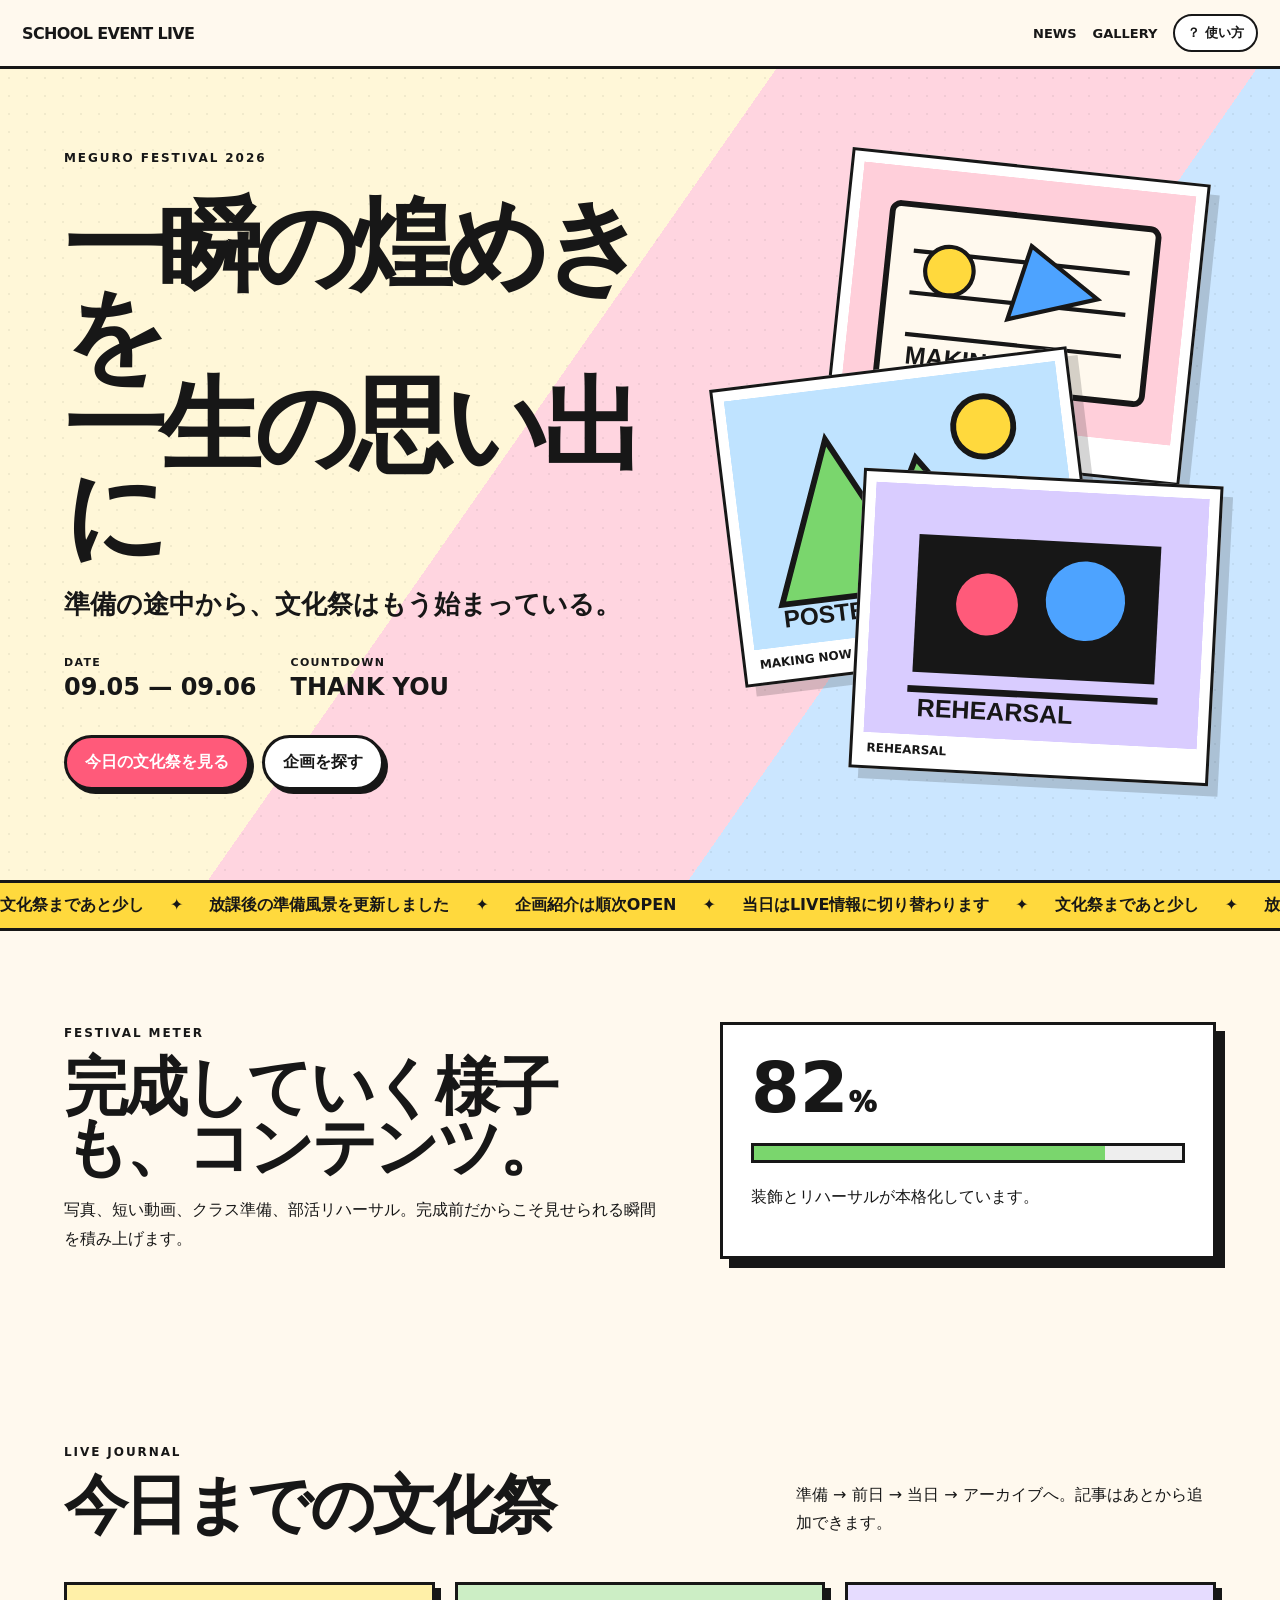
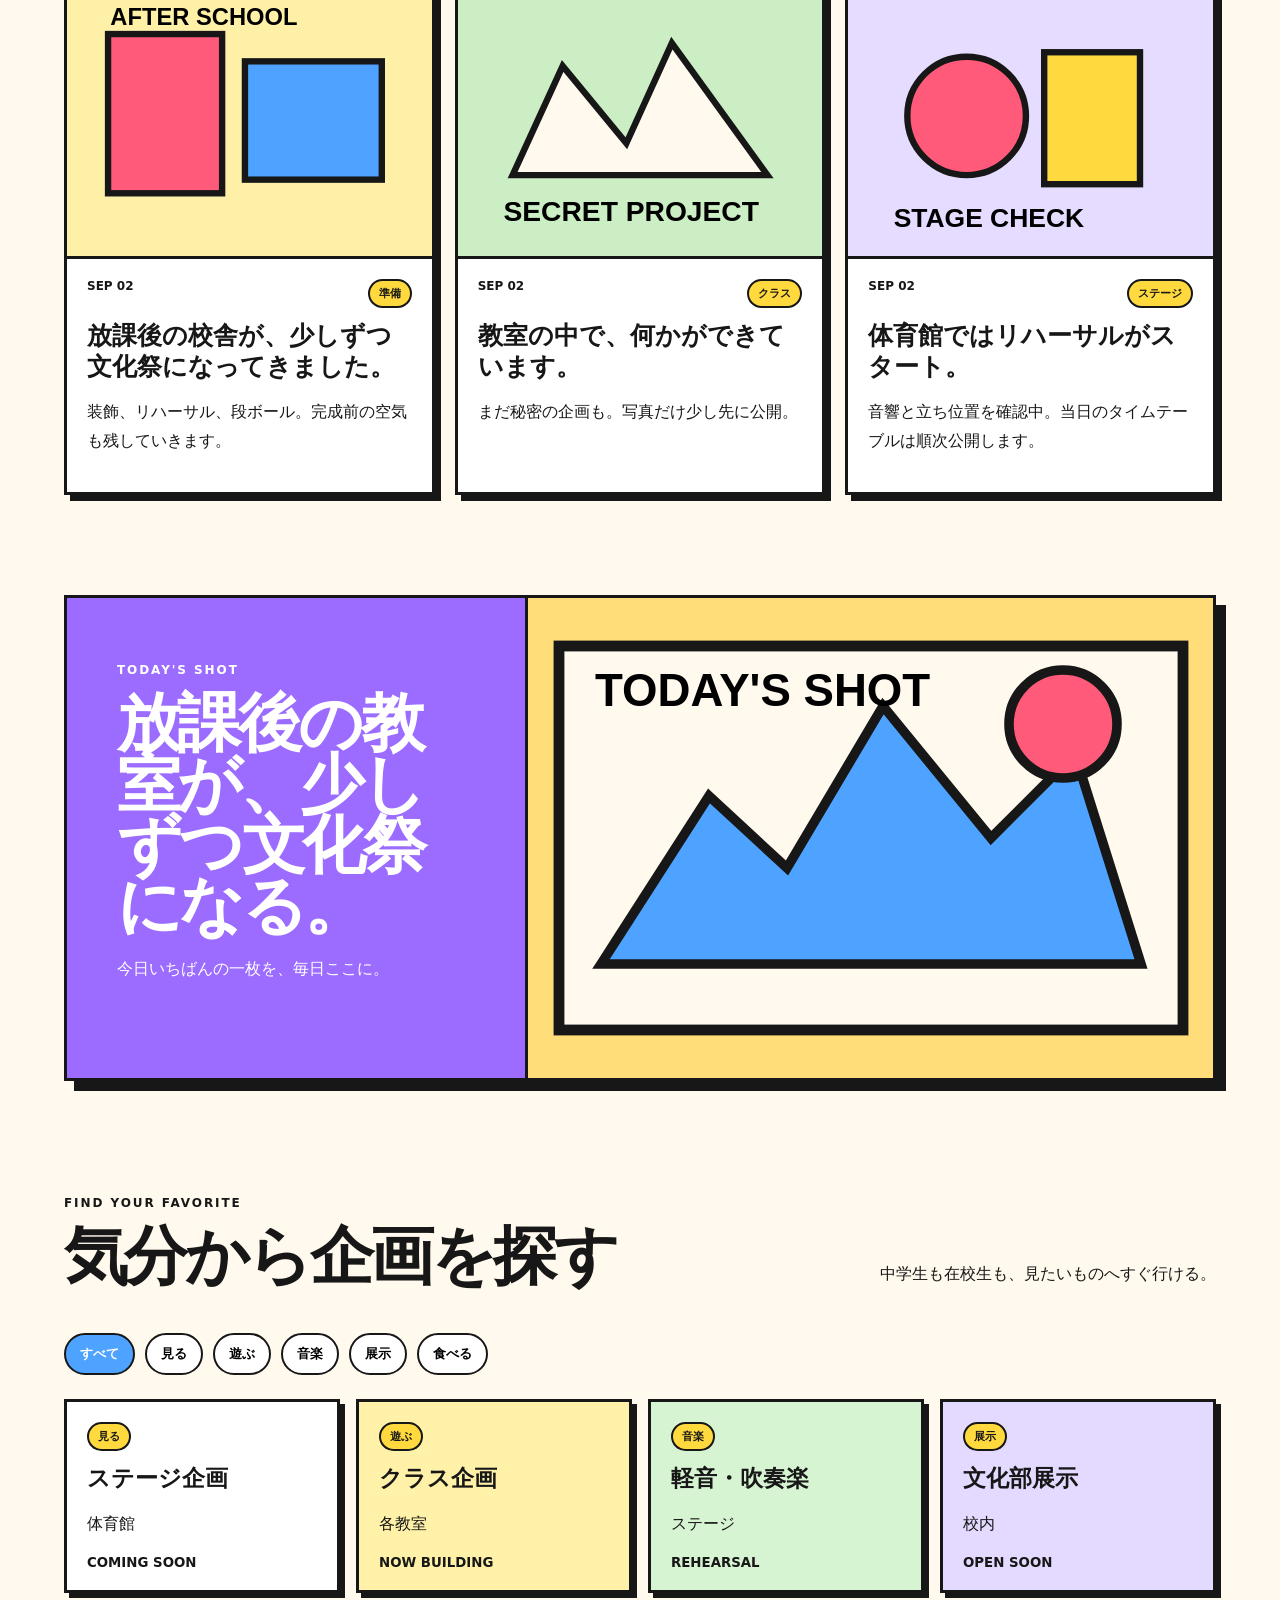
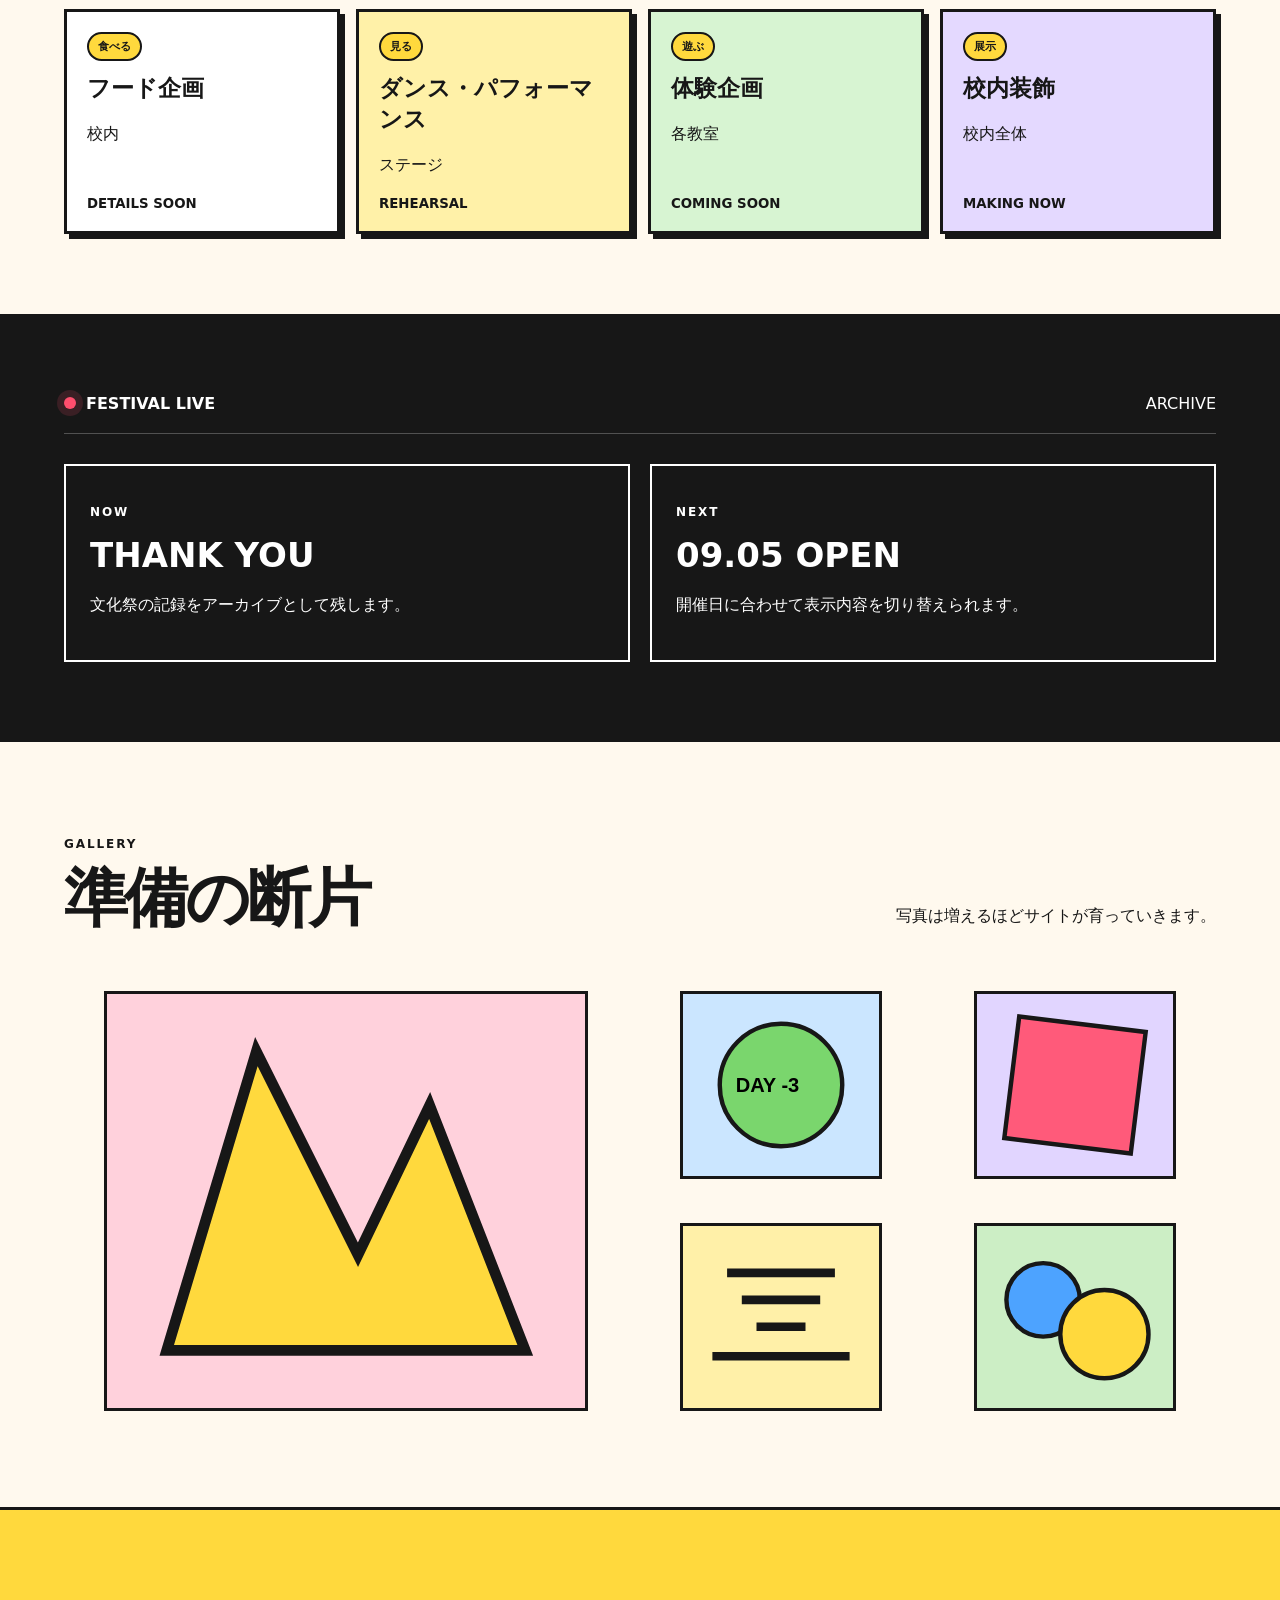
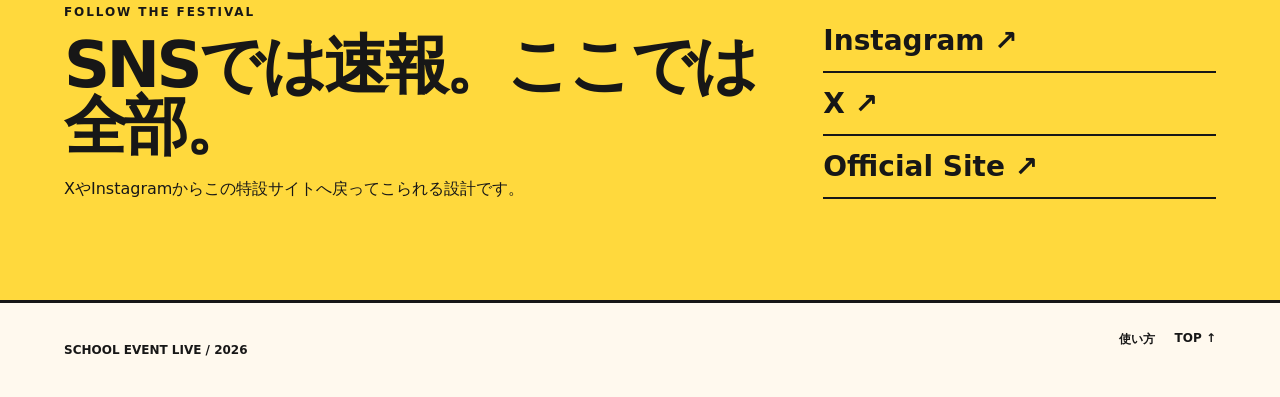
<file: index.html>
<!doctype html>
<html lang="ja">
<head>
  <meta charset="utf-8">
  <meta name="viewport" content="width=device-width,initial-scale=1,viewport-fit=cover">
  <meta name="theme-color" content="#ff5a7a">
  <meta name="description" content="文化祭・体育祭・学校説明会などを、準備期間から当日まで育てていけるイベント特設サイト。">
  <title>School Event Live</title>
  <link rel="stylesheet" href="style.css">
</head>
<body>
  <header class="site-header"><a class="brand" href="#top">SCHOOL EVENT LIVE</a><nav class="header-actions"><a href="#news">NEWS</a><a href="#gallery">GALLERY</a><a href="manual.html" class="help-link">？ 使い方</a></nav></header>
  <main id="top">
    <section class="hero" aria-labelledby="hero-title"><div class="hero-noise"></div><div class="hero-copy"><p class="eyebrow">MEGURO FESTIVAL 2026</p><h1 id="hero-title"><span>一瞬の煌めきを</span><span>一生の思い出に</span></h1><p class="hero-lead">準備の途中から、文化祭はもう始まっている。</p><div class="hero-meta"><div><span class="meta-label">DATE</span><strong>09.05 — 09.06</strong></div><div><span class="meta-label">COUNTDOWN</span><strong id="countdown">あと3日</strong></div></div><div class="hero-cta-row"><a class="button primary" href="#news">今日の文化祭を見る</a><a class="button ghost" href="#programs">企画を探す</a></div></div><div class="hero-collage" aria-label="文化祭準備イメージ"><figure class="photo-card photo-a"><img src="assets/hero-01.svg" alt="文化祭準備中のイメージ"><figcaption>DAY -3 / 放課後</figcaption></figure><figure class="photo-card photo-b"><img src="assets/hero-02.svg" alt="ポスター制作中のイメージ"><figcaption>MAKING NOW</figcaption></figure><figure class="photo-card photo-c"><img src="assets/hero-03.svg" alt="ステージリハーサルのイメージ"><figcaption>REHEARSAL</figcaption></figure></div></section>
    <section class="ticker"><div class="ticker-track" id="tickerTrack"></div></section>
    <section class="section intro-panel"><div><p class="section-kicker">FESTIVAL METER</p><h2>完成していく様子も、コンテンツ。</h2><p>写真、短い動画、クラス準備、部活リハーサル。完成前だからこそ見せられる瞬間を積み上げます。</p></div><div class="meter-wrap"><div class="meter-value"><strong id="meterValue">82</strong><span>%</span></div><div class="meter-bar"><span id="meterBar"></span></div><p id="meterText">装飾とリハーサルが本格化しています。</p></div></section>
    <section class="section" id="news"><div class="section-heading"><div><p class="section-kicker">LIVE JOURNAL</p><h2>今日までの文化祭</h2></div><p>準備 → 前日 → 当日 → アーカイブへ。記事はあとから追加できます。</p></div><div class="news-grid" id="newsGrid"></div></section>
    <section class="section full-bleed-card" id="todays-shot"><div class="todays-shot-copy"><p class="section-kicker">TODAY'S SHOT</p><h2 id="shotTitle"></h2><p id="shotText"></p></div><img id="shotImage" src="assets/todays-shot.svg" alt="今日の一枚"></section>
    <section class="section" id="programs"><div class="section-heading"><div><p class="section-kicker">FIND YOUR FAVORITE</p><h2>気分から企画を探す</h2></div><p>中学生も在校生も、見たいものへすぐ行ける。</p></div><div class="filter-row" id="programFilters"></div><div class="program-grid" id="programGrid"></div></section>
    <section class="section live-panel" id="live"><div class="live-head"><div><span class="live-dot"></span><strong>FESTIVAL LIVE</strong></div><span id="liveStatus">PREPARING</span></div><div class="live-grid"><article><p class="section-kicker">NOW</p><h3 id="liveNowTitle">準備期間</h3><p id="liveNowText">当日は、ここが「いま何をやっているか」の速報欄に変わります。</p></article><article><p class="section-kicker">NEXT</p><h3 id="liveNextTitle">09.05 OPEN</h3><p id="liveNextText">開催日に合わせて表示内容を切り替えられます。</p></article></div></section>
    <section class="section" id="gallery"><div class="section-heading"><div><p class="section-kicker">GALLERY</p><h2>準備の断片</h2></div><p>写真は増えるほどサイトが育っていきます。</p></div><div class="gallery-grid" id="galleryGrid"></div></section>
    <section class="section social-panel"><div><p class="section-kicker">FOLLOW THE FESTIVAL</p><h2>SNSでは速報。ここでは全部。</h2><p>XやInstagramからこの特設サイトへ戻ってこられる設計です。</p></div><div class="social-links"><a href="#">Instagram ↗</a><a href="#">X ↗</a><a href="#top">Official Site ↗</a></div></section>
  </main><footer><p>SCHOOL EVENT LIVE / 2026</p><div><a href="manual.html">使い方</a><a href="#top">TOP ↑</a></div></footer><script src="content.js"></script><script src="app.js"></script>
</body></html>
</file>
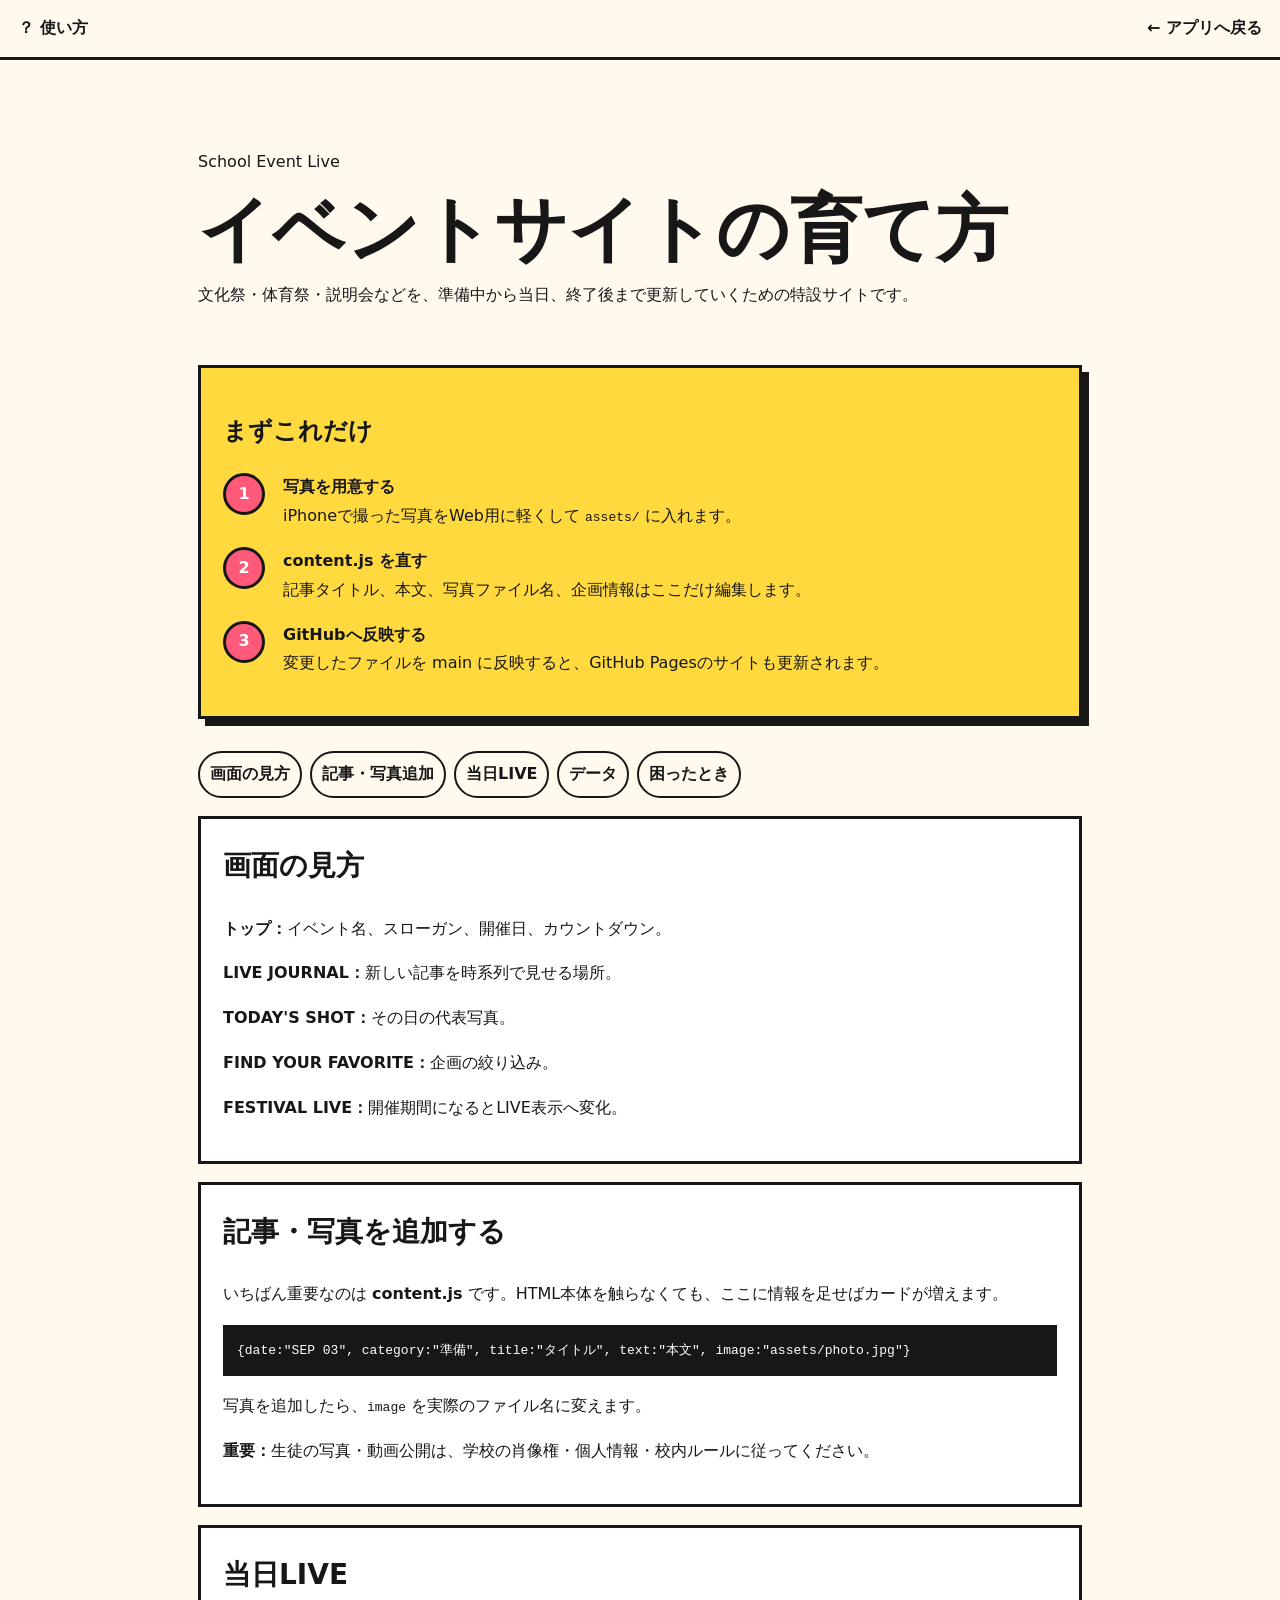
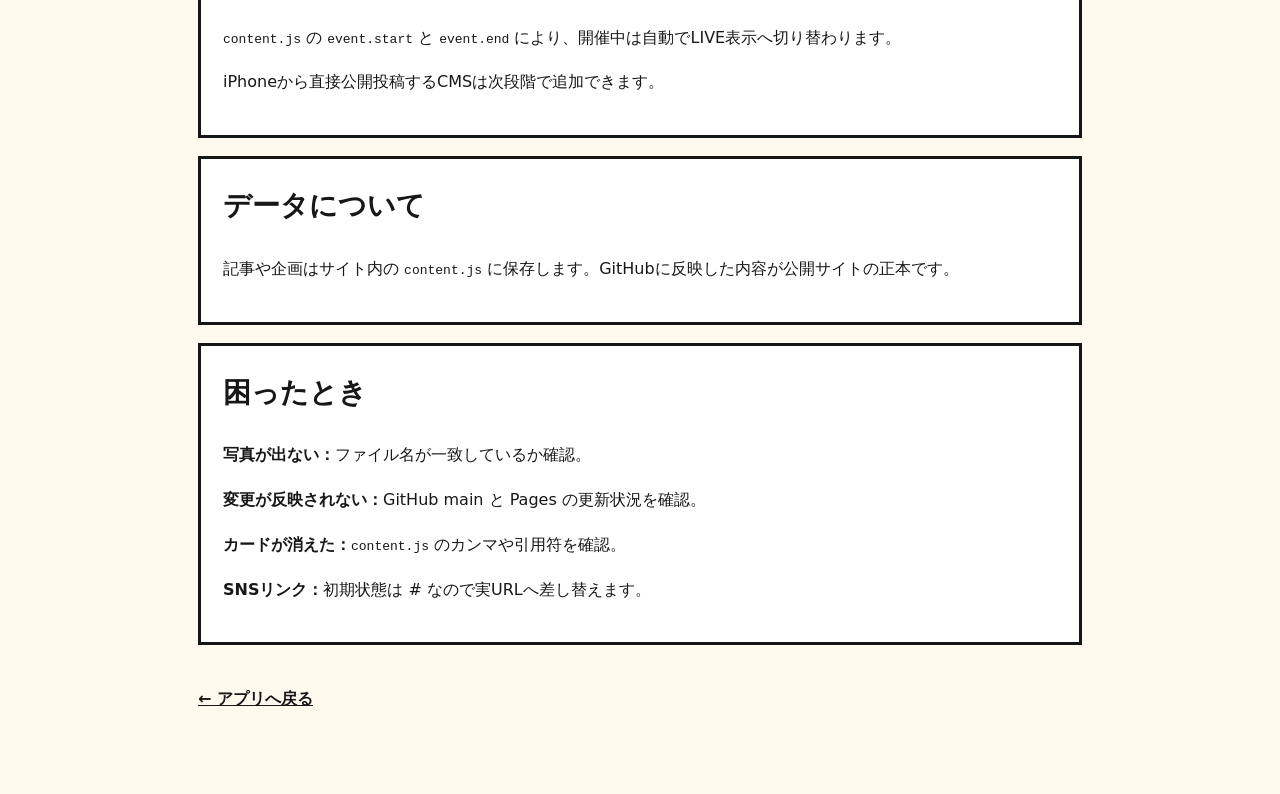
<file: manual.html>
<!doctype html><html lang="ja"><head><meta charset="utf-8"><meta name="viewport" content="width=device-width,initial-scale=1"><title>使い方 | School Event Live</title><style>body{margin:0;background:#fff9ee;color:#171717;font-family:"Hiragino Kaku Gothic ProN","Yu Gothic",system-ui,sans-serif;line-height:1.8}*{box-sizing:border-box}a{color:inherit}.wrap{max-width:920px;margin:auto;padding:24px 18px 80px}.top{position:sticky;top:0;background:rgba(255,249,238,.96);padding:14px 18px;border-bottom:3px solid #171717;display:flex;justify-content:space-between;z-index:4}.top a{font-weight:900;text-decoration:none}.hero{padding:48px 0 18px}.hero h1{font-size:clamp(38px,7vw,72px);line-height:1;margin:.2em 0}.quick{background:#ffd93d;border:3px solid #171717;box-shadow:7px 7px 0 #171717;padding:22px;margin:22px 0 32px}.card{background:white;border:3px solid #171717;padding:22px;margin:18px 0}.card h2{font-size:28px;margin-top:0}.step{display:grid;grid-template-columns:46px 1fr;gap:14px;align-items:start;margin:16px 0}.num{width:42px;height:42px;border:3px solid #171717;border-radius:50%;display:grid;place-items:center;font-weight:900;background:#ff5a7a;color:white}.code{background:#171717;color:white;padding:14px;overflow:auto;font-family:ui-monospace,monospace;font-size:13px}.toc{display:flex;gap:8px;flex-wrap:wrap}.toc a{border:2px solid #171717;padding:7px 10px;border-radius:999px;text-decoration:none;font-weight:800}.back{display:inline-block;margin-top:22px;font-weight:900}</style></head><body><div class="top"><strong>？ 使い方</strong><a href="index.html">← アプリへ戻る</a></div><main class="wrap"><section class="hero"><p>School Event Live</p><h1>イベントサイトの育て方</h1><p>文化祭・体育祭・説明会などを、準備中から当日、終了後まで更新していくための特設サイトです。</p></section><section class="quick"><h2>まずこれだけ</h2><div class="step"><span class="num">1</span><div><strong>写真を用意する</strong><br>iPhoneで撮った写真をWeb用に軽くして <code>assets/</code> に入れます。</div></div><div class="step"><span class="num">2</span><div><strong>content.js を直す</strong><br>記事タイトル、本文、写真ファイル名、企画情報はここだけ編集します。</div></div><div class="step"><span class="num">3</span><div><strong>GitHubへ反映する</strong><br>変更したファイルを main に反映すると、GitHub Pagesのサイトも更新されます。</div></div></section><nav class="toc"><a href="#screen">画面の見方</a><a href="#update">記事・写真追加</a><a href="#live">当日LIVE</a><a href="#data">データ</a><a href="#trouble">困ったとき</a></nav><section class="card" id="screen"><h2>画面の見方</h2><p><strong>トップ：</strong>イベント名、スローガン、開催日、カウントダウン。</p><p><strong>LIVE JOURNAL：</strong>新しい記事を時系列で見せる場所。</p><p><strong>TODAY'S SHOT：</strong>その日の代表写真。</p><p><strong>FIND YOUR FAVORITE：</strong>企画の絞り込み。</p><p><strong>FESTIVAL LIVE：</strong>開催期間になるとLIVE表示へ変化。</p></section><section class="card" id="update"><h2>記事・写真を追加する</h2><p>いちばん重要なのは <strong>content.js</strong> です。HTML本体を触らなくても、ここに情報を足せばカードが増えます。</p><div class="code">{date:"SEP 03", category:"準備", title:"タイトル", text:"本文", image:"assets/photo.jpg"}</div><p>写真を追加したら、<code>image</code> を実際のファイル名に変えます。</p><p><strong>重要：</strong>生徒の写真・動画公開は、学校の肖像権・個人情報・校内ルールに従ってください。</p></section><section class="card" id="live"><h2>当日LIVE</h2><p><code>content.js</code> の <code>event.start</code> と <code>event.end</code> により、開催中は自動でLIVE表示へ切り替わります。</p><p>iPhoneから直接公開投稿するCMSは次段階で追加できます。</p></section><section class="card" id="data"><h2>データについて</h2><p>記事や企画はサイト内の <code>content.js</code> に保存します。GitHubに反映した内容が公開サイトの正本です。</p></section><section class="card" id="trouble"><h2>困ったとき</h2><p><strong>写真が出ない：</strong>ファイル名が一致しているか確認。</p><p><strong>変更が反映されない：</strong>GitHub main と Pages の更新状況を確認。</p><p><strong>カードが消えた：</strong><code>content.js</code> のカンマや引用符を確認。</p><p><strong>SNSリンク：</strong>初期状態は # なので実URLへ差し替えます。</p></section><a class="back" href="index.html">← アプリへ戻る</a></main></body></html>
</file>
<file: style.css>
:root{--ink:#171717;--paper:#fff9ee;--pink:#ff5a7a;--yellow:#ffd93d;--blue:#4da3ff;--green:#7ad66d;--violet:#9b6cff;--border:3px solid var(--ink)}*{box-sizing:border-box}html{scroll-behavior:smooth}body{margin:0;background:var(--paper);color:var(--ink);font-family:"Hiragino Kaku Gothic ProN","Yu Gothic",system-ui,sans-serif;overflow-x:hidden}a{color:inherit;text-decoration:none}img{display:block;max-width:100%}.site-header{position:sticky;top:0;z-index:30;display:flex;justify-content:space-between;align-items:center;padding:14px 22px;border-bottom:var(--border);background:rgba(255,249,238,.94);backdrop-filter:blur(10px)}.brand{font-weight:900;letter-spacing:-.04em}.header-actions{display:flex;gap:16px;align-items:center;font-size:13px;font-weight:800}.help-link{padding:8px 12px;border:2px solid var(--ink);border-radius:999px;background:white}.hero{position:relative;min-height:760px;padding:70px clamp(20px,5vw,72px) 90px;display:grid;grid-template-columns:1.1fr .9fr;gap:40px;overflow:hidden;background:linear-gradient(125deg,#fff7d8 0 42%,#ffd5e0 42% 68%,#cbe6ff 68%)}.hero-noise{position:absolute;inset:0;background-image:radial-gradient(#171717 .8px,transparent .8px);background-size:18px 18px;opacity:.06}.hero-copy,.hero-collage{position:relative;z-index:1}.eyebrow,.section-kicker{font-size:12px;font-weight:900;letter-spacing:.16em;text-transform:uppercase}.hero h1{font-size:clamp(54px,8vw,118px);line-height:.88;letter-spacing:-.07em;margin:36px 0 24px}.hero h1 span{display:block}.hero-lead{font-size:clamp(18px,2vw,28px);font-weight:800}.hero-meta{display:flex;gap:34px;margin:34px 0}.hero-meta>div{display:grid;gap:4px}.meta-label{font-size:11px;font-weight:900;letter-spacing:.12em}.hero-meta strong{font-size:24px}.hero-cta-row{display:flex;gap:12px;flex-wrap:wrap}.button{display:inline-flex;align-items:center;justify-content:center;padding:14px 18px;border:var(--border);border-radius:999px;font-weight:900;box-shadow:4px 4px 0 var(--ink);transition:.18s}.button:hover{transform:translate(2px,2px);box-shadow:2px 2px 0 var(--ink)}.button.primary{background:var(--pink);color:white}.button.ghost{background:white}.hero-collage{min-height:560px}.photo-card{position:absolute;width:min(72%,370px);margin:0;background:white;border:var(--border);padding:10px;box-shadow:10px 10px 0 rgba(23,23,23,.18)}.photo-card figcaption{font-size:12px;font-weight:900;margin:8px 4px 1px}.photo-card img{aspect-ratio:4/3;width:100%;object-fit:cover}.photo-a{right:4%;top:4%;transform:rotate(6deg)}.photo-b{left:2%;top:35%;transform:rotate(-7deg)}.photo-c{right:0;bottom:2%;transform:rotate(3deg)}.ticker{overflow:hidden;border-top:var(--border);border-bottom:var(--border);background:var(--yellow);padding:12px 0}.ticker-track{display:flex;width:max-content;gap:26px;font-weight:900;animation:ticker 26s linear infinite}.ticker-track span::after{content:"✦";margin-left:26px}@keyframes ticker{to{transform:translateX(-50%)}}.section{padding:80px clamp(20px,5vw,72px)}.intro-panel{display:grid;grid-template-columns:1.1fr .9fr;gap:50px;align-items:center}.section h2{font-size:clamp(36px,5vw,76px);line-height:.95;letter-spacing:-.055em;margin:12px 0 18px}.section p{line-height:1.8}.meter-wrap{border:var(--border);background:white;padding:28px;box-shadow:9px 9px 0 var(--ink)}.meter-value{font-size:70px;font-weight:1000;line-height:1}.meter-value span{font-size:28px}.meter-bar{height:20px;border:3px solid var(--ink);background:#eee;margin:20px 0}.meter-bar span{display:block;height:100%;width:0;background:var(--green);transition:width .8s ease}.section-heading{display:flex;justify-content:space-between;gap:30px;align-items:end;margin-bottom:28px}.section-heading>p{max-width:420px}.news-grid{display:grid;grid-template-columns:repeat(3,1fr);gap:20px}.news-card{border:var(--border);background:white;overflow:hidden;box-shadow:6px 6px 0 var(--ink);transition:.18s}.news-card:hover{transform:translateY(-4px)}.news-card img{width:100%;aspect-ratio:4/3;object-fit:cover;border-bottom:var(--border)}.news-card-body{padding:20px}.news-meta{display:flex;justify-content:space-between;gap:12px;font-size:12px;font-weight:900}.news-card h3{font-size:25px;line-height:1.25;margin:12px 0}.tag{display:inline-flex;padding:5px 9px;border:2px solid var(--ink);border-radius:999px;background:var(--yellow);font-size:11px;font-weight:900}.full-bleed-card{margin:20px clamp(20px,5vw,72px);padding:0;border:var(--border);display:grid;grid-template-columns:.8fr 1.2fr;background:var(--violet);color:white;overflow:hidden;box-shadow:10px 10px 0 var(--ink)}.todays-shot-copy{padding:50px}.full-bleed-card img{width:100%;height:100%;min-height:480px;object-fit:cover;border-left:var(--border)}.filter-row{display:flex;gap:10px;flex-wrap:wrap;margin-bottom:24px}.filter-button{border:2px solid var(--ink);border-radius:999px;background:white;padding:10px 14px;font-weight:900;cursor:pointer}.filter-button.active{background:var(--blue);color:white}.program-grid{display:grid;grid-template-columns:repeat(4,1fr);gap:16px}.program-card{min-height:190px;padding:20px;border:var(--border);background:white;display:flex;flex-direction:column;justify-content:space-between;box-shadow:5px 5px 0 var(--ink)}.program-card:nth-child(4n+2){background:#fff1a8}.program-card:nth-child(4n+3){background:#d7f4d2}.program-card:nth-child(4n+4){background:#e4d9ff}.program-card h3{font-size:23px;margin:12px 0}.program-card small{font-weight:900}.live-panel{background:var(--ink);color:white}.live-head{display:flex;justify-content:space-between;padding-bottom:20px;border-bottom:1px solid rgba(255,255,255,.25)}.live-head>div{display:flex;gap:10px;align-items:center}.live-dot{width:12px;height:12px;border-radius:50%;background:#ff4e6d;box-shadow:0 0 0 7px rgba(255,78,109,.15)}.live-grid{display:grid;grid-template-columns:1fr 1fr;gap:20px;padding-top:30px}.live-grid article{border:2px solid white;padding:24px}.live-grid h3{font-size:34px;margin:8px 0}.gallery-grid{display:grid;grid-template-columns:2fr 1fr 1fr;grid-auto-rows:220px;gap:12px}.gallery-item{border:var(--border);overflow:hidden;background:#ddd}.gallery-item img{width:100%;height:100%;object-fit:cover}.gallery-item:first-child{grid-row:span 2}.social-panel{display:grid;grid-template-columns:1.3fr .7fr;gap:30px;background:var(--yellow);border-top:var(--border);border-bottom:var(--border)}.social-links{display:grid;align-content:center}.social-links a{font-size:28px;font-weight:900;padding:14px 0;border-bottom:2px solid var(--ink)}footer{display:flex;justify-content:space-between;gap:20px;padding:28px clamp(20px,5vw,72px);font-size:12px;font-weight:900}footer div{display:flex;gap:20px}@media(max-width:900px){.hero{grid-template-columns:1fr;min-height:auto;padding-top:48px}.hero-collage{min-height:480px}.intro-panel,.social-panel{grid-template-columns:1fr}.news-grid{grid-template-columns:1fr 1fr}.program-grid{grid-template-columns:1fr 1fr}.full-bleed-card{grid-template-columns:1fr}.full-bleed-card img{border-left:0;border-top:var(--border);min-height:320px}.section-heading{display:block}.gallery-grid{grid-template-columns:1fr 1fr}.gallery-item:first-child{grid-row:span 1;grid-column:span 2}}@media(max-width:580px){.site-header{padding:12px 14px}.header-actions>a:not(.help-link){display:none}.hero{padding:42px 18px 58px}.hero h1{font-size:58px}.hero-meta{gap:18px;flex-direction:column}.hero-collage{min-height:420px}.photo-card{width:72%}.photo-a{right:0}.photo-b{left:0;top:38%}.photo-c{right:0;bottom:0}.section{padding:58px 18px}.section h2{font-size:43px}.news-grid,.program-grid,.live-grid{grid-template-columns:1fr}.full-bleed-card{margin:12px 18px}.todays-shot-copy{padding:34px 22px}.gallery-grid{grid-template-columns:1fr;grid-auto-rows:240px}.gallery-item:first-child{grid-column:auto}.social-panel{padding:54px 18px}footer{padding:26px 18px;flex-direction:column}.news-card h3{font-size:22px}}
</file>
